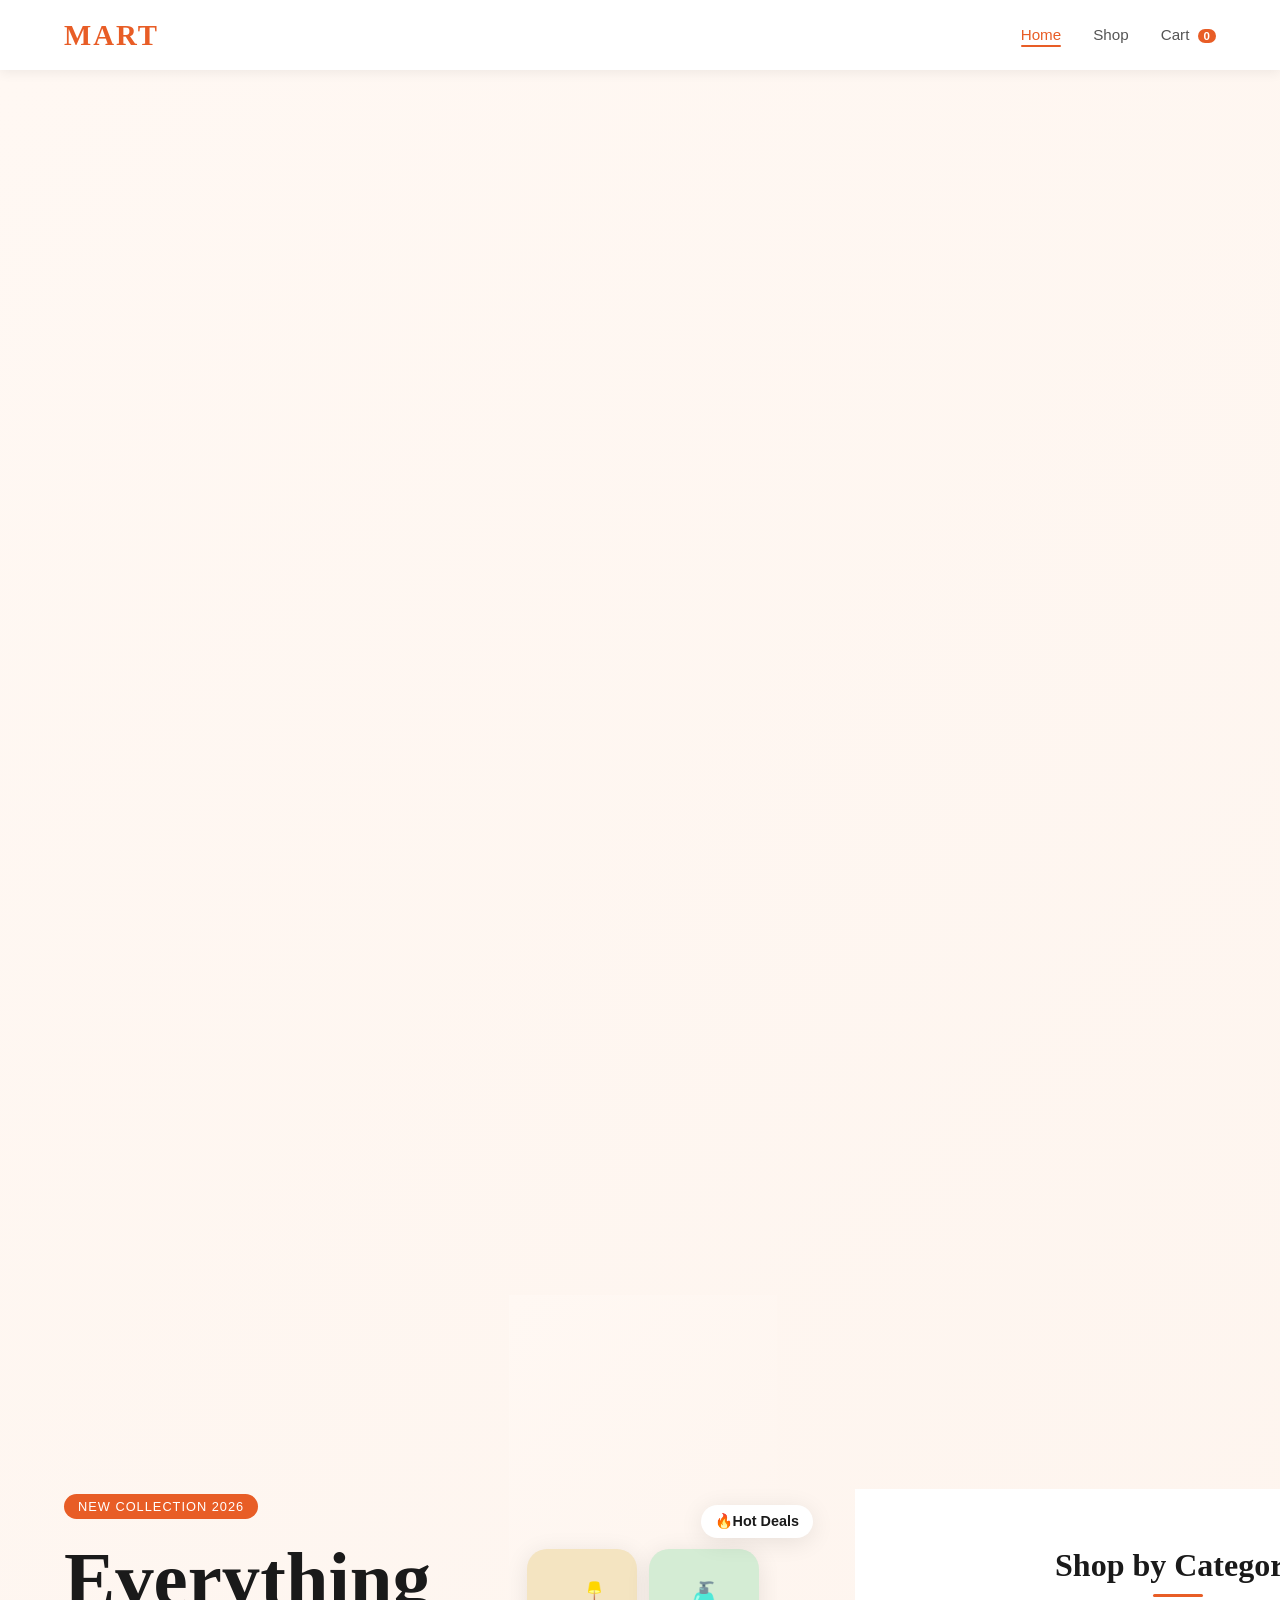
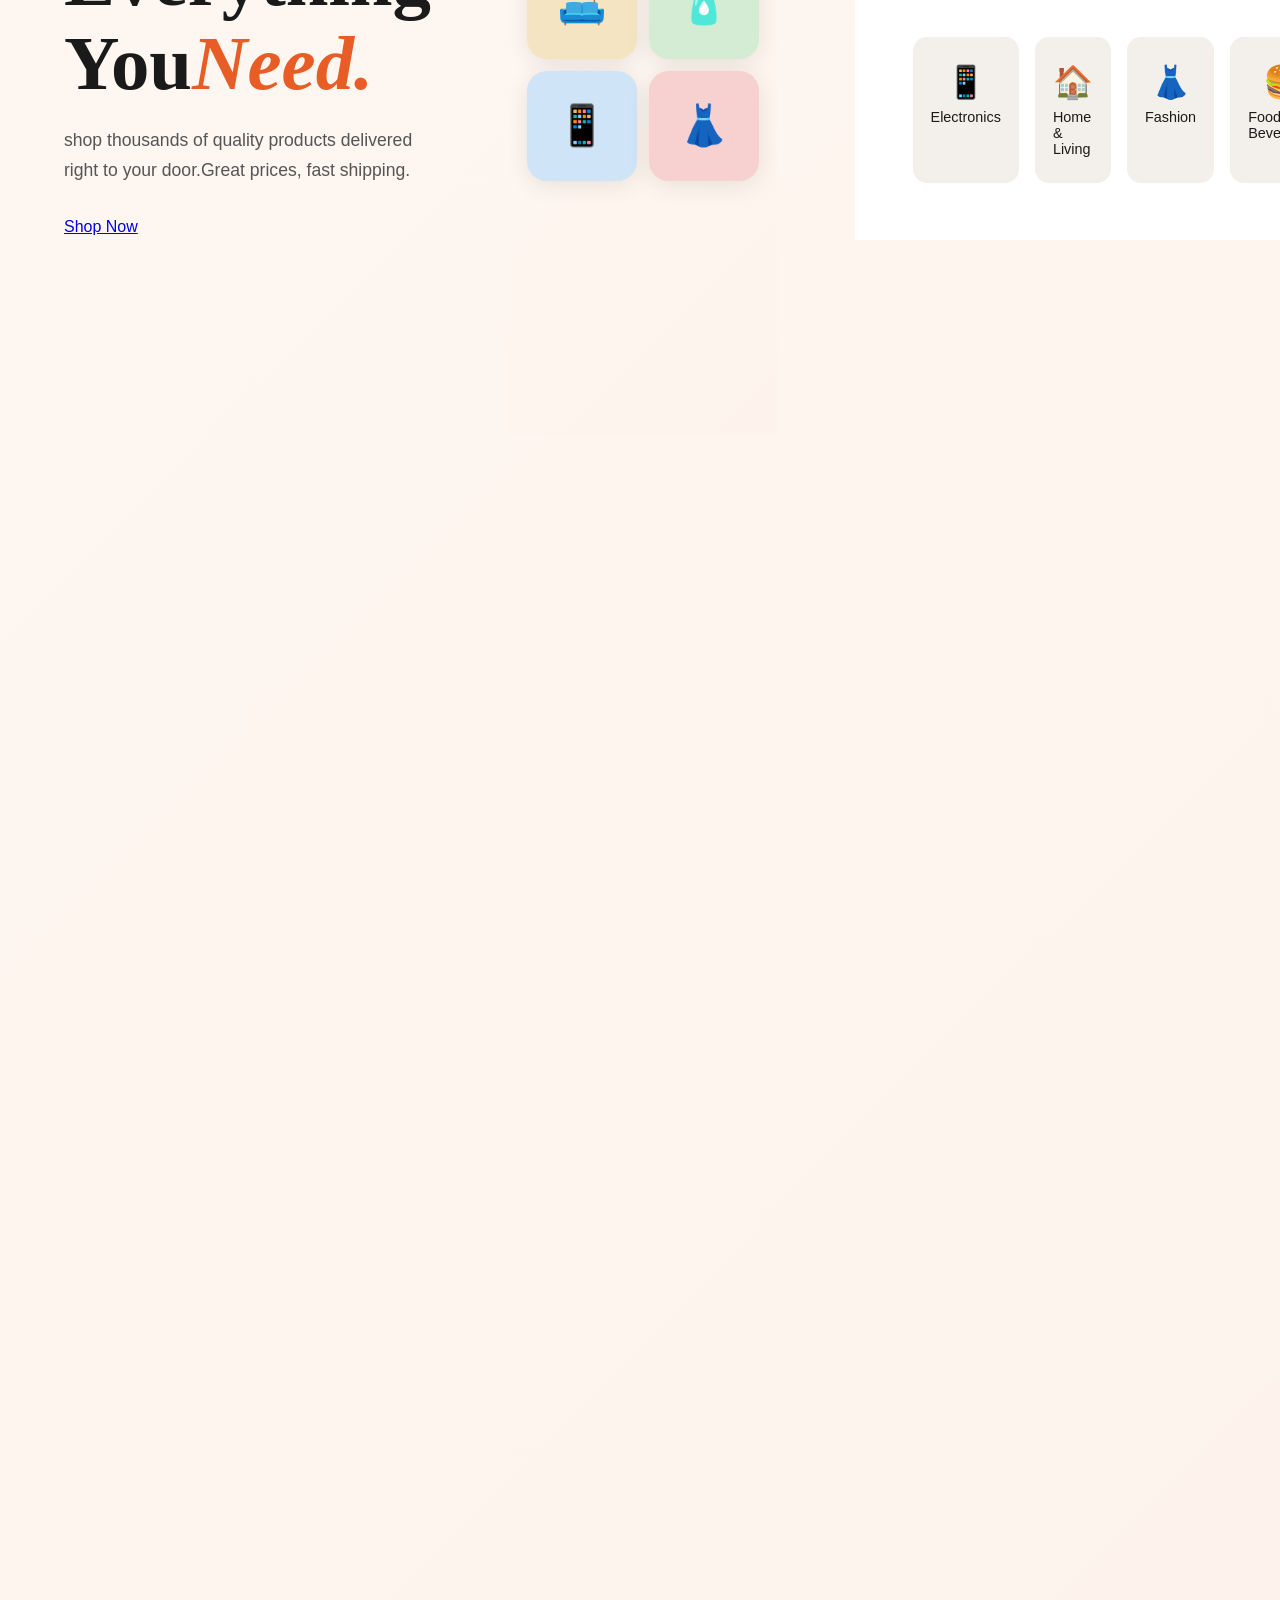
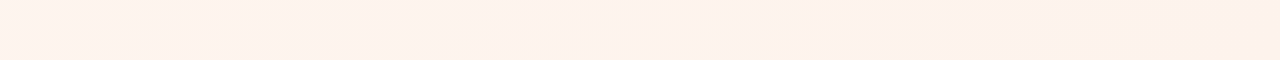
<file: index.html>
<!DOCTYPE html>
<html lang="en">
    <head>
        <meta charset="UTF-8">
        <meta name="viewport" content="width=device-width, initial-scale=1.0">
        <title>MART-Genearl store</title>
        <link rel="preconnect" href="https://fonts.googleapis.com">
        <link href="https://fonts.googleleapis.com/css2?family=Playfair+Display:wght@700;900&family=DM+sans:wght@300;400;500&display=swap"rel="stylesheet">
        <link rel="stylesheet" href="style.css">
        </head>
    <body>
        <nav class="navbar">
            <a href="index.html"class="logo">MART</a>
            <ul class="nav-links">
                <li><a href="index.html" class="active">Home</a></li>
                <li><a href="products.html">Shop</a></li>
                <li><a href="cart.html">Cart <span class="cart-count" id="cart-count">0</span></a></li>
            </ul>
            <button class="hamburger" id="hamburger">&#9776;</button>
                
        </nav>
        <section class="hero">
            <div class="hero-text">
                <span class="hero-tag"> New Collection 2026</span>
                <h1> Everything<br/>You<em>Need.</em></h1>
                <p>shop thousands of quality products delivered right to your door.Great prices, fast shipping.</p>
                <a href="products.html" class="btn-primaryt">Shop Now</a>
                </div>
                <div class="hero-image"> 
                    <div class="hero-card">
                        <div class="hero -blob">
                            <div class="floating-badge"> 🔥Hot Deals</div>
                            <div class="product-preview">
                                <div class="preview-item" style="background: #f4e4c1;">🛋️</div>
                                <div class="preview-item" style="background: #d4ecd4;">🧴</div> 
                                <div class="preview-item" style="background: #d0e4f7;">📱</div>
                                <div class="preview-item" style="background: #f7d0d0;">👗</div>     
                            </div>
                        </div>
                    </div>
                </div>
                <section class="categories">
                    <h2 class="section-title">Shop by Category</h2>
                    <div class="cat-grid">
                        <a href="products.html?category=electronics" class="cat-card" style="--c:#2d6aff">
                            <span class="cat-icon">📱</span>
                            <span class="cat-name">Electronics</span>
                        </a>
                        <a href="products.html?category=home" class="cat-card" style="--c:#e07b39">
                            <span class="cat-icon">🏠</span>
                            <span class="cat-name">Home & Living</span>
                        </a>
                        <a href="products.html?category=fashion" class="cat-card" style="--c:#9b59b6">
                            <span class="cat-icon">👗</span>
                            <span class="cat-name">Fashion</span>
                            </a>
                            <a href="products.html?category=Food" class="cat-card" style="--c:#f39c12">
                                <span class="cat-icon">🍔</span>
                                <span class="cat-name">Food & Beverages</span>
                                </a>
                                <a href="products.html?category=Books" class="cat-card" style="--c:#27ae60">
                                    <span class="cat-icon">📚</span>
                                    <span class="cat-name">Books & Media</span>
                                    </a>
                                    </div>
                                    </section>
                                    <section class="featured">
                                        <h2 class="section-title">Featured Products</h2>
                                        <div class="products-grid" id="featured-grid"></div>
                                        <div class="center-btn">
                                            <a href="products.html" class="btn-outline"> View All Products</a>

                                        </div>
                                        </section>
                                        <section class=" promo-banner">
                                            <div class="promo-content">
                                                <h2> Free shipping on orders over $50 </h2>
                                                <p> use <strong>MART50</strong> at checkout</p>
                                                <a href="products.html" class="btn-white"> Grab the Deal</a>

                                            </div>
                                        </section>
                                        <footer class="footer">
                                            <div class="footer-inner">
                                                <div class="footer-brand">
                                                    <span class="logo">MART</span>
                                                    <p> Your one-stop shop for everything you need, delivered fast and at great prices.</p>

                                                </div>
                                                <div class="footer-links">
                                                    <h4> Quick Links</h4>
                                                    <a href="products.html">Shop</a>
                                                    <a href="cart.html">Cart</a>
                                                </div>
                                                <div class="footer-links">
                                                    <h4>Support</h4>
                                                    <a href="#">FAQ</a>
                                                    <a href="#">Returns</a>
                                                    <a href="#">Track Order</a>
                                                </div>
                                            </div>
                                            <div class="footer-bottom">
                                                <p>&copy; 2026 MART General Store. All rights reserved.</p>
                                            </footer>
                                            <script src="app.js"></script>
                                            </body>
                                            </html>
</file>
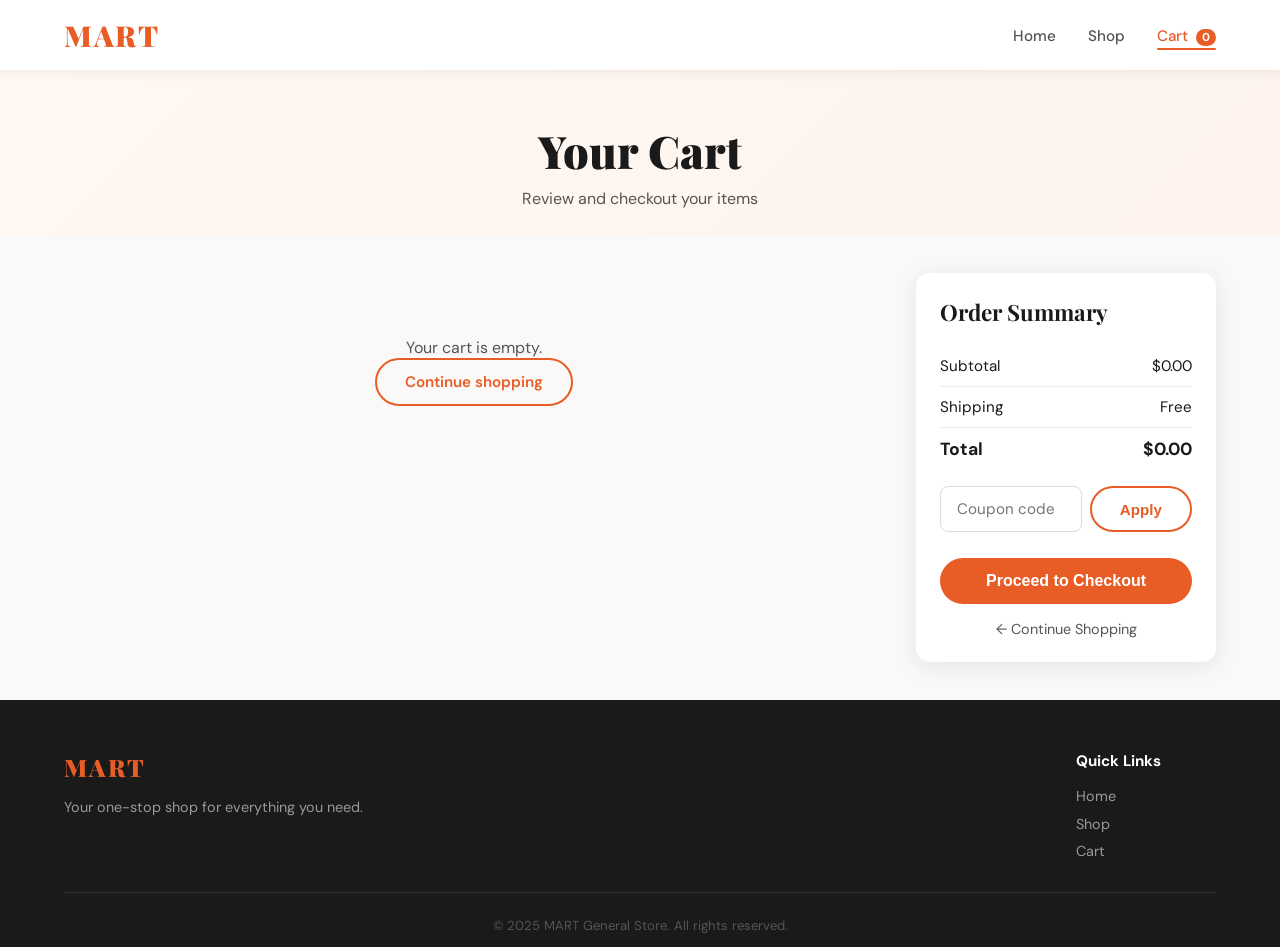
<file: cart.html>
<!DOCTYPE html>
<html lang="en">
<head>
  <meta charset="UTF-8" />
  <meta name="viewport" content="width=device-width, initial-scale=1.0"/>
  <title>Cart — MART</title>
  <link rel="preconnect" href="https://fonts.googleapis.com">
  <link href="https://fonts.googleapis.com/css2?family=Playfair+Display:wght@700;900&family=DM+Sans:wght@300;400;500&display=swap" rel="stylesheet">
  <link rel="stylesheet" href="style.css"/>
</head>
<body>

  <nav class="navbar">
    <a href="index.html" class="logo">MART</a>
    <ul class="nav-links">
      <li><a href="index.html">Home</a></li>
      <li><a href="products.html">Shop</a></li>
      <li><a href="cart.html" class="active">Cart <span class="cart-count" id="cart-count">0</span></a></li>
    </ul>
    <button class="hamburger" id="hamburger">&#9776;</button>
  </nav>

  <div class="page-header">
    <h1>Your Cart</h1>
    <p>Review and checkout your items</p>
  </div>

  <section class="cart-layout">
    <div class="cart-items" id="cart-items">
      <!-- filled by JS -->
    </div>
    <div class="cart-summary">
      <h3>Order Summary</h3>
      <div class="summary-row"><span>Subtotal</span><span id="subtotal">$0.00</span></div>
      <div class="summary-row"><span>Shipping</span><span id="shipping">Free</span></div>
      <div class="summary-row total"><span>Total</span><span id="total">$0.00</span></div>
      <div class="coupon-wrap">
        <input type="text" id="coupon-input" placeholder="Coupon code" class="search-input"/>
        <button class="btn-outline" id="apply-coupon">Apply</button>
      </div>
      <div id="coupon-msg" class="coupon-msg"></div>
      <button class="btn-primary" style="width:100%;margin-top:1.2rem" id="checkout-btn">Proceed to Checkout</button>
      <a href="products.html" class="continue-shopping">← Continue Shopping</a>
    </div>
  </section>

  <!-- CHECKOUT MODAL -->
  <div class="modal-overlay" id="checkout-modal">
    <div class="modal">
      <h2>Order Placed! 🎉</h2>
      <p>Thank you for shopping at <strong>MART</strong>. Your order is being processed and will arrive in 3–5 business days.</p>
      <button class="btn-primary" id="close-modal">Back to Shop</button>
    </div>
  </div>

  <footer class="footer">
    <div class="footer-inner">
      <div class="footer-brand">
        <span class="logo">MART</span>
        <p>Your one-stop shop for everything you need.</p>
      </div>
      <div class="footer-links">
        <h4>Quick Links</h4>
        <a href="index.html">Home</a>
        <a href="products.html">Shop</a>
        <a href="cart.html">Cart</a>
      </div>
    </div>
    <div class="footer-bottom">© 2025 MART General Store. All rights reserved.</div>
  </footer>

  <script src="app.js"></script>
  <script src="cart-page.js"></script>
</body>
</html>
</file>
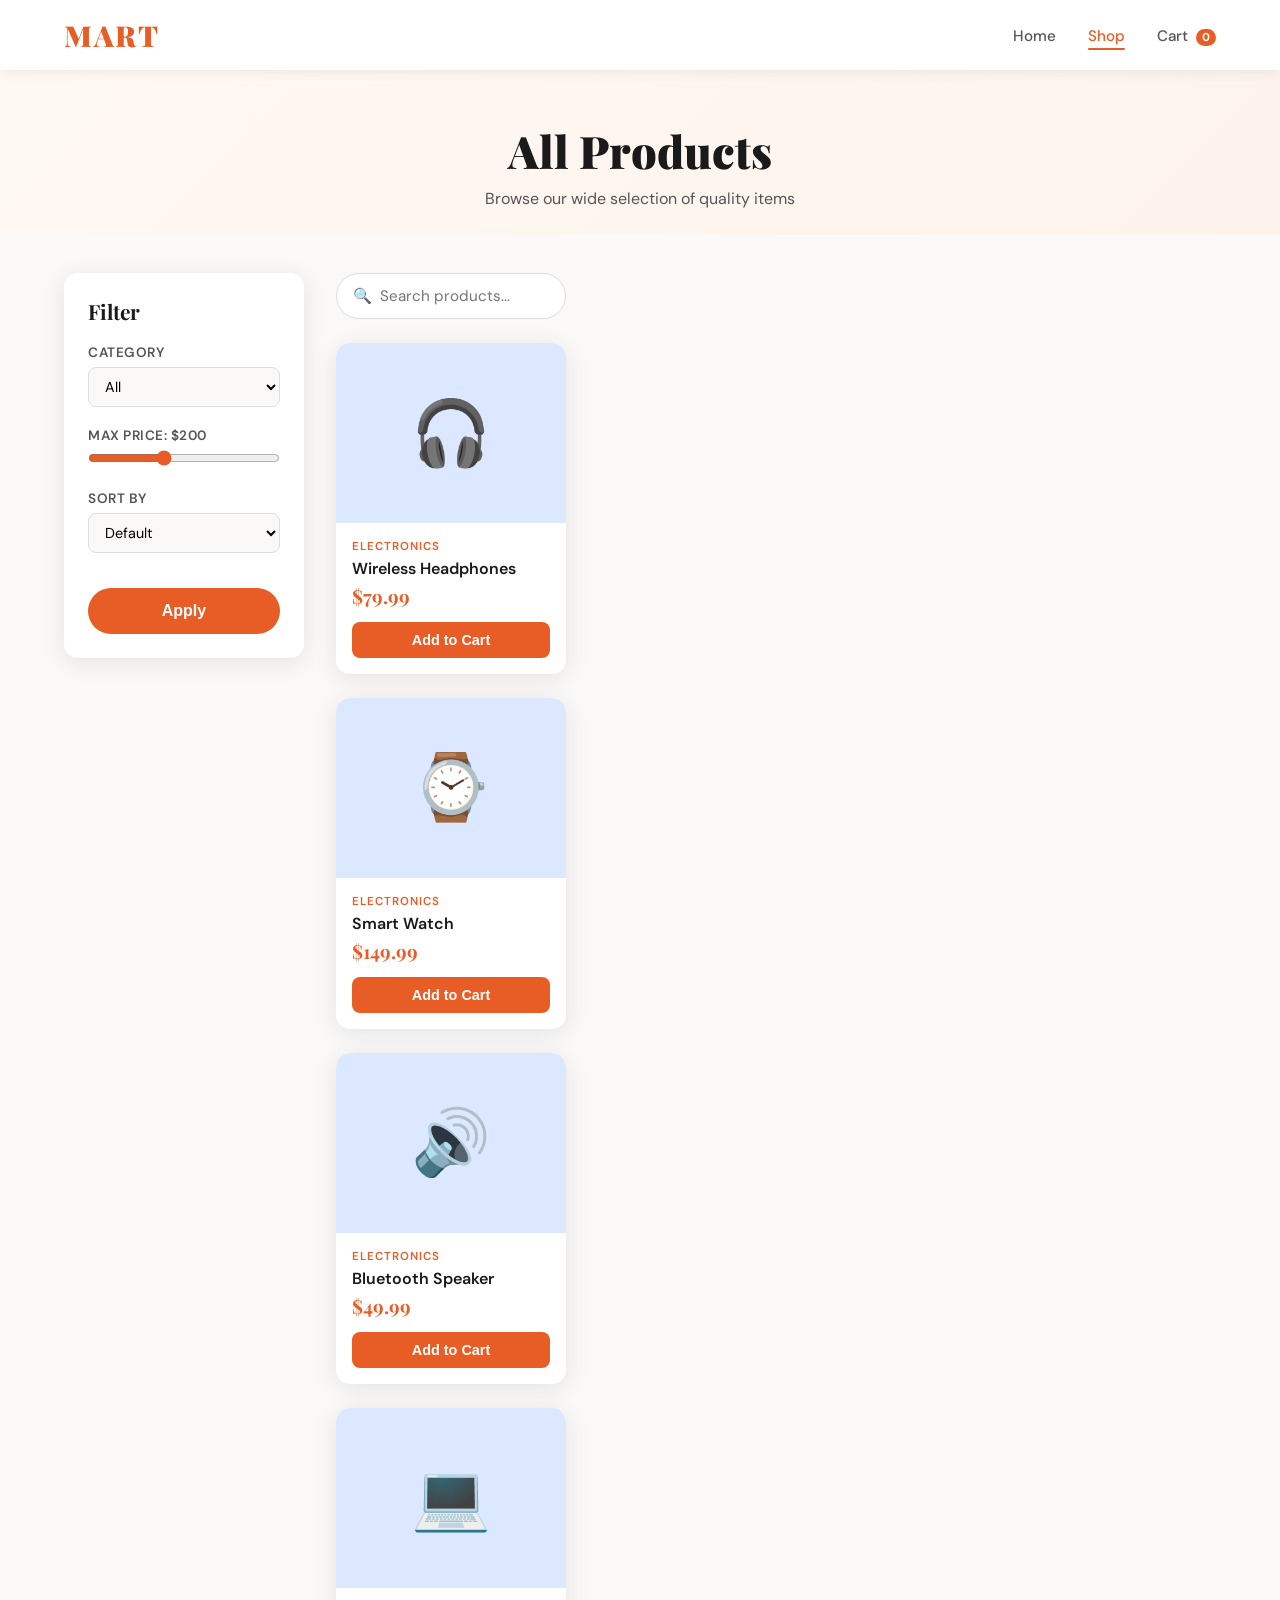
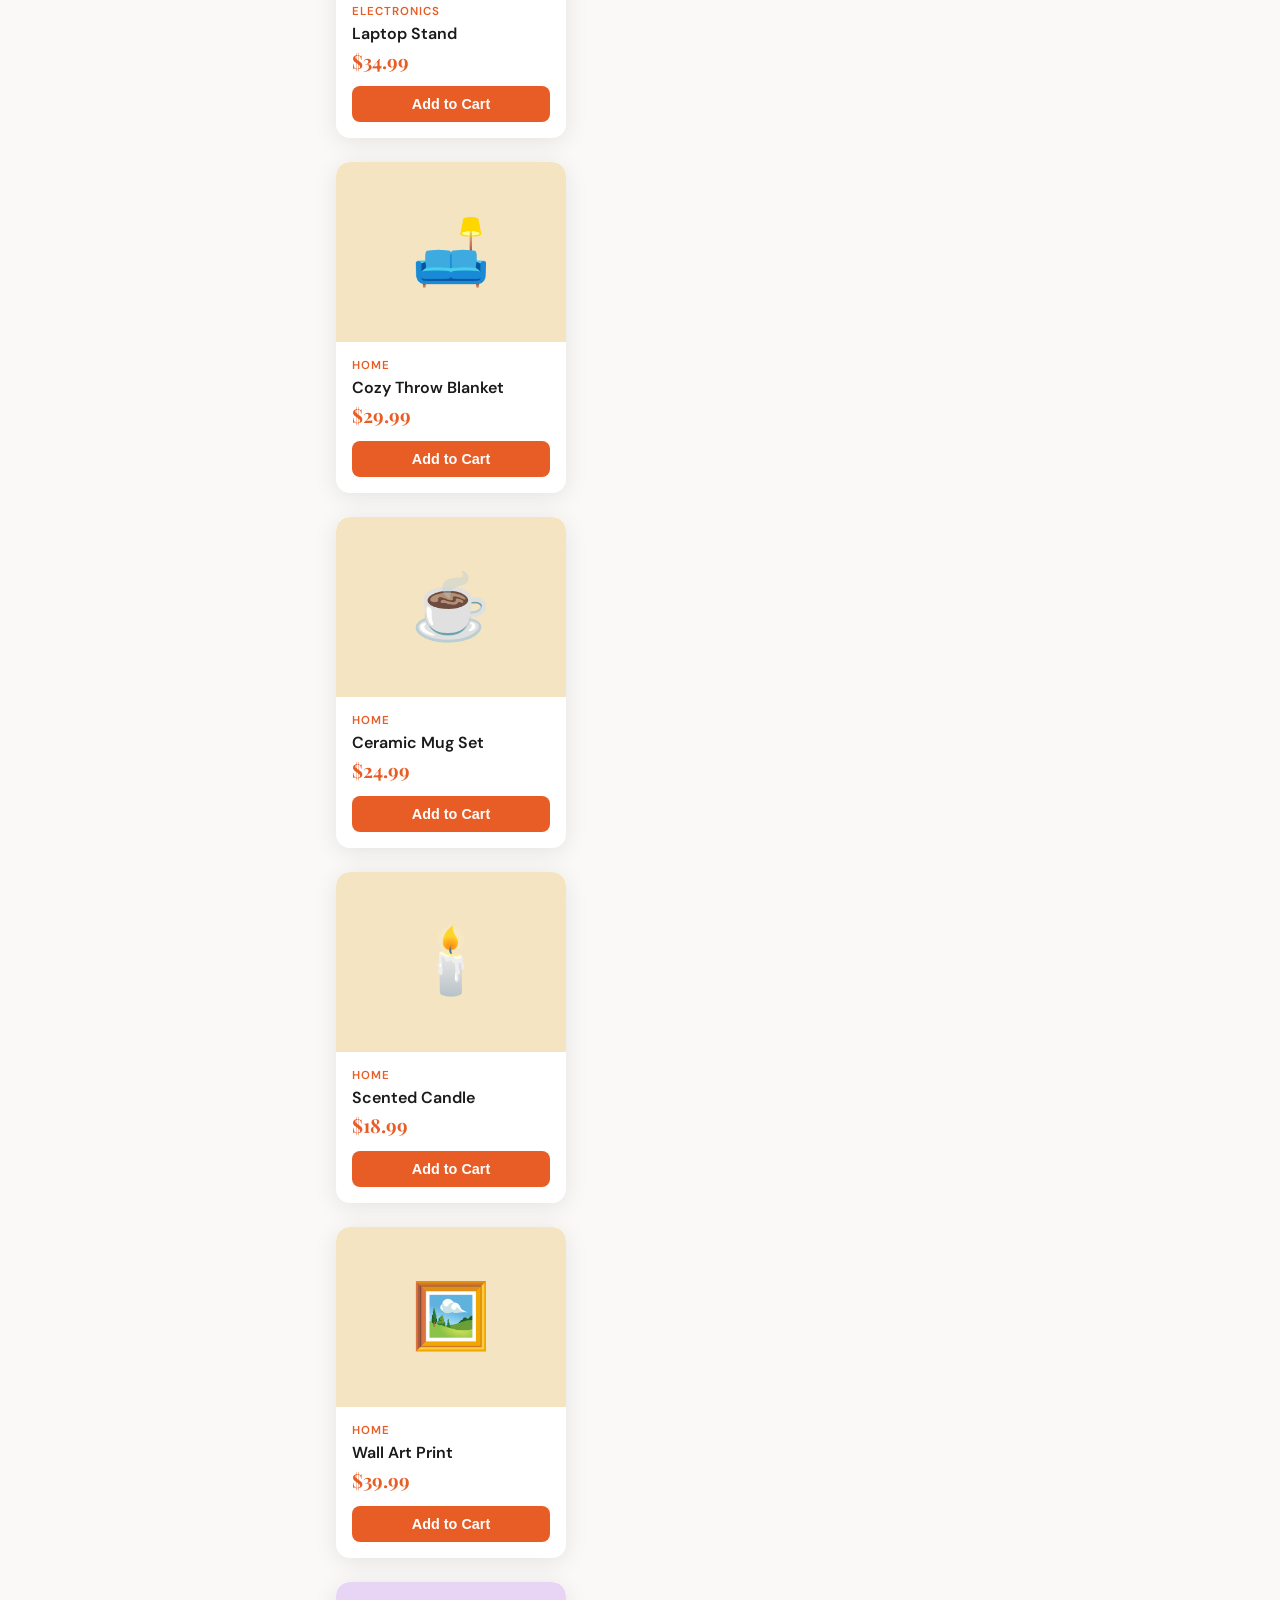
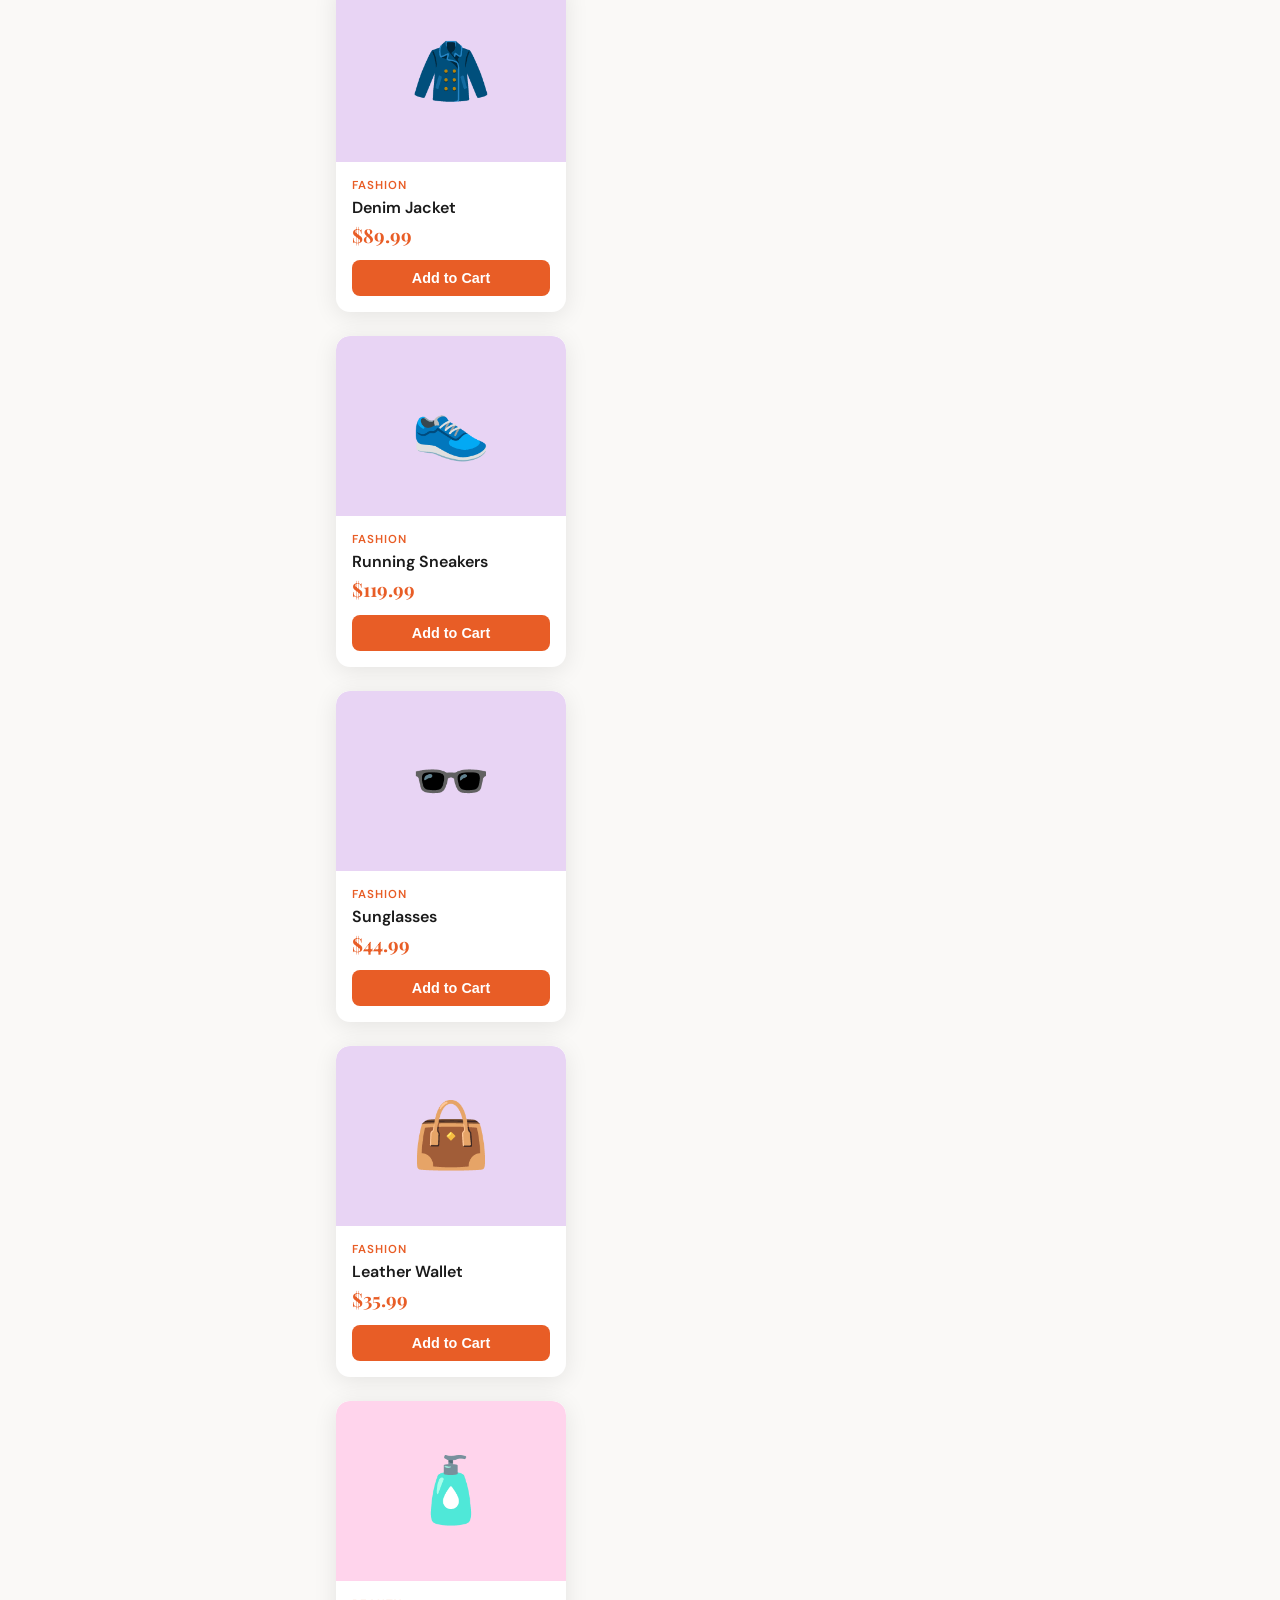
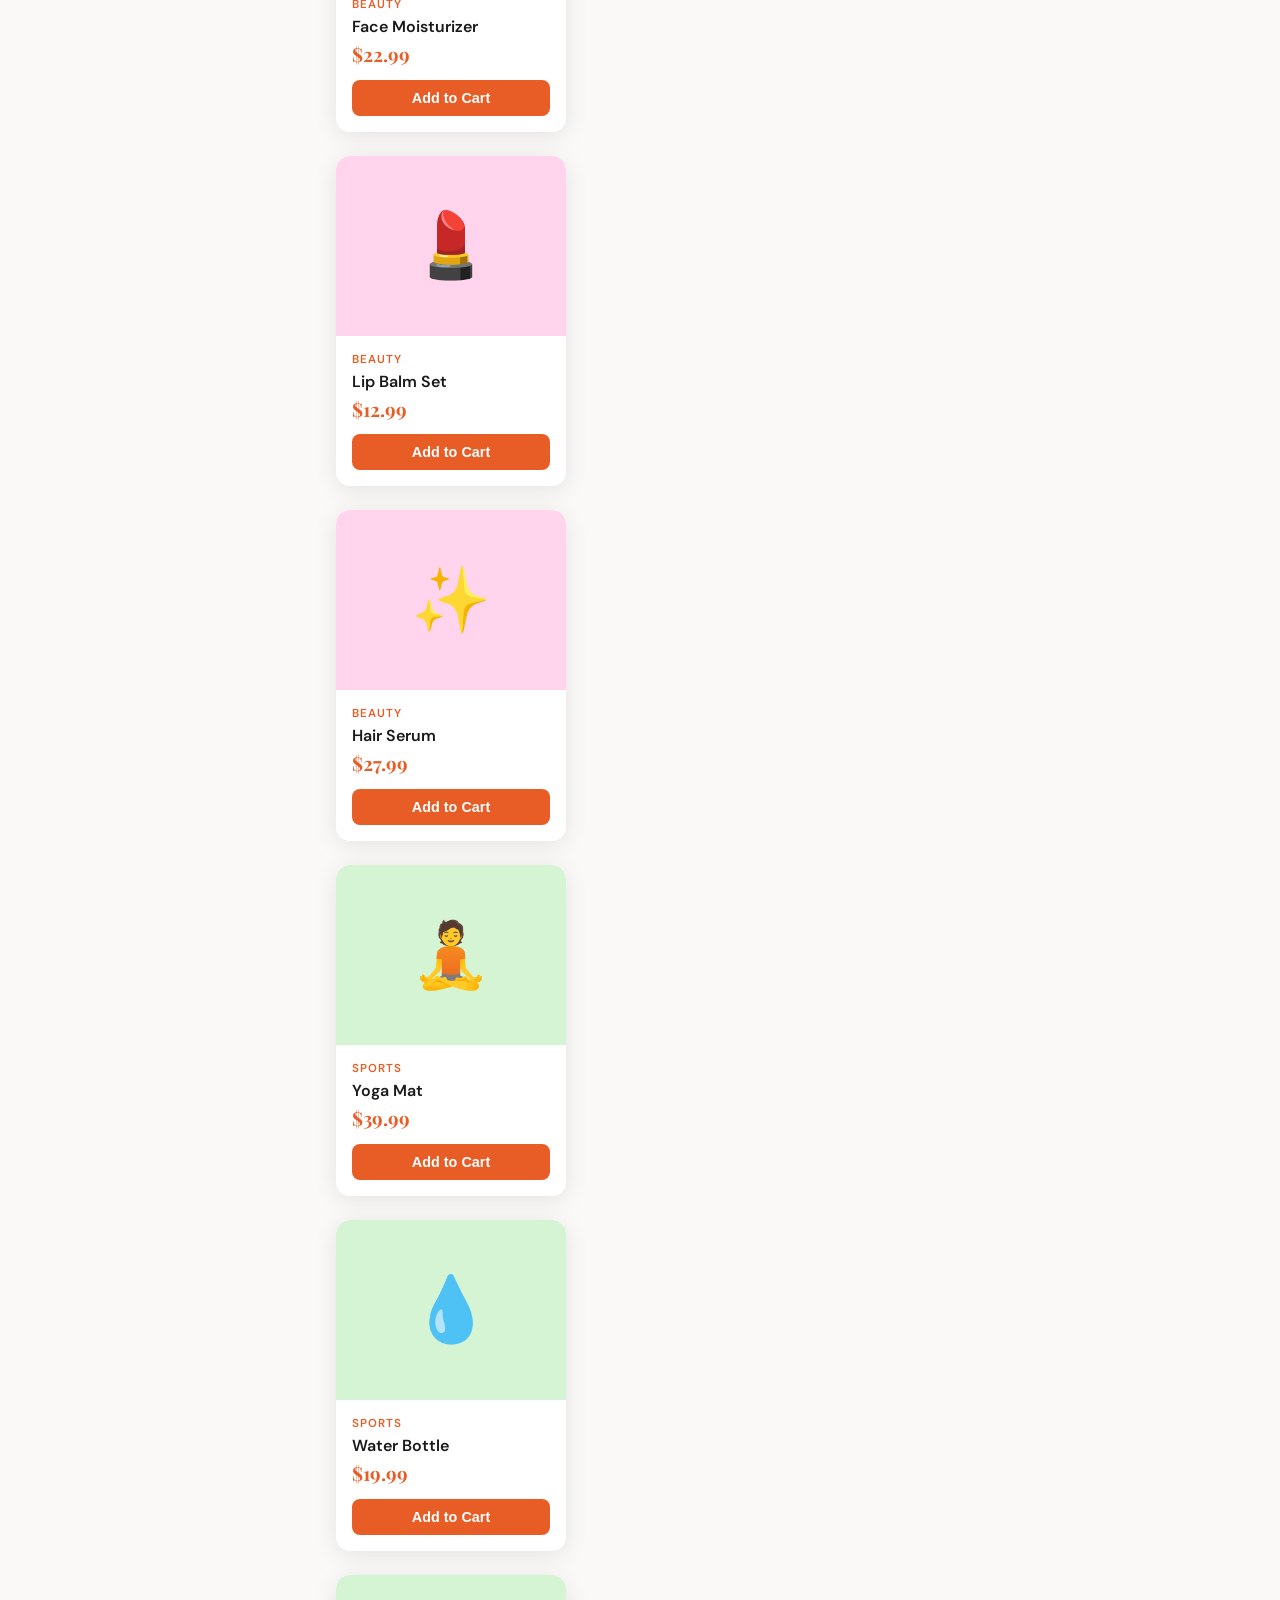
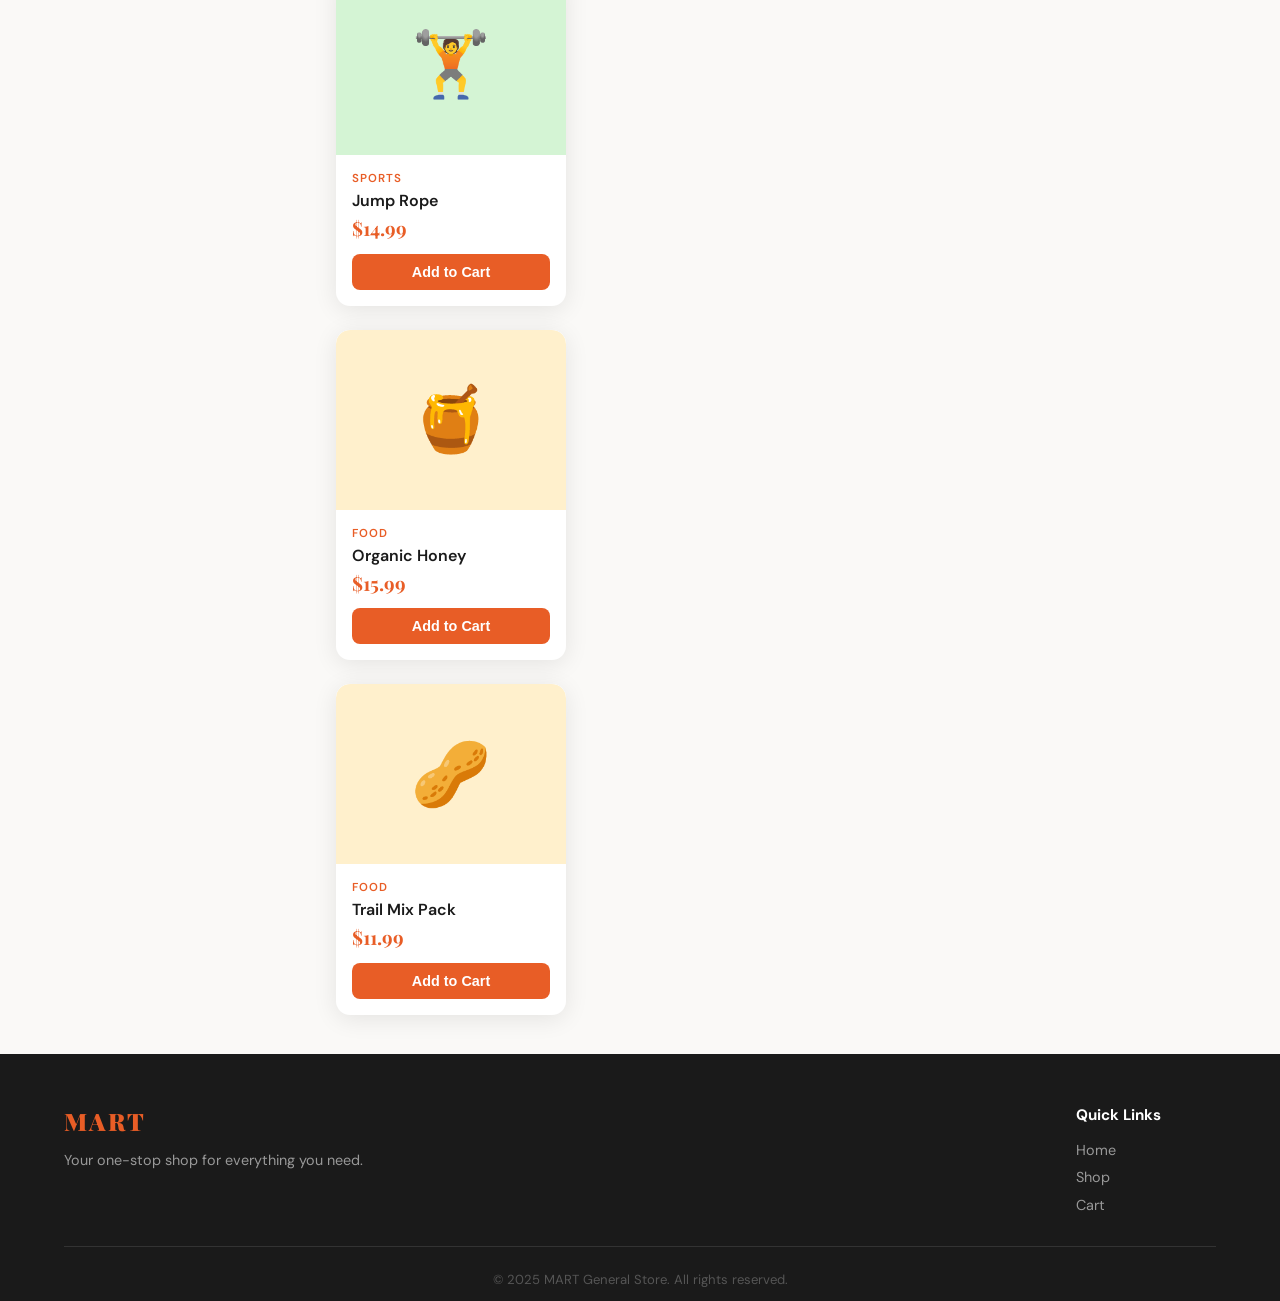
<file: products.html>
<!DOCTYPE html>
<html lang="en">
<head>
  <meta charset="UTF-8" />
  <meta name="viewport" content="width=device-width, initial-scale=1.0"/>
  <title>Shop — MART</title>
  <link rel="preconnect" href="https://fonts.googleapis.com">
  <link href="https://fonts.googleapis.com/css2?family=Playfair+Display:wght@700;900&family=DM+Sans:wght@300;400;500&display=swap" rel="stylesheet">
  <link rel="stylesheet" href="style.css"/>
</head>
<body>

  <nav class="navbar">
    <a href="index.html" class="logo">MART</a>
    <ul class="nav-links">
      <li><a href="index.html">Home</a></li>
      <li><a href="products.html" class="active">Shop</a></li>
      <li><a href="cart.html">Cart <span class="cart-count" id="cart-count">0</span></a></li>
    </ul>
    <button class="hamburger" id="hamburger">&#9776;</button>
  </nav>

  <div class="page-header">
    <h1>All Products</h1>
    <p>Browse our wide selection of quality items</p>
  </div>

  <section class="shop-layout">
    <!-- SIDEBAR FILTERS -->
    <aside class="sidebar">
      <h3>Filter</h3>
      <div class="filter-group">
        <label class="filter-label">Category</label>
        <select id="cat-filter" class="filter-select">
          <option value="all">All</option>
          <option value="electronics">Electronics</option>
          <option value="home">Home & Living</option>
          <option value="fashion">Fashion</option>
          <option value="beauty">Beauty</option>
          <option value="sports">Sports</option>
          <option value="food">Food</option>
        </select>
      </div>
      <div class="filter-group">
        <label class="filter-label">Max Price: $<span id="price-val">200</span></label>
        <input type="range" id="price-filter" min="10" max="500" value="200" class="price-range"/>
      </div>
      <div class="filter-group">
        <label class="filter-label">Sort By</label>
        <select id="sort-filter" class="filter-select">
          <option value="default">Default</option>
          <option value="price-asc">Price: Low to High</option>
          <option value="price-desc">Price: High to Low</option>
          <option value="name">Name A–Z</option>
        </select>
      </div>
      <button class="btn-primary" id="apply-filters" style="width:100%;margin-top:1rem">Apply</button>
    </aside>

    <!-- PRODUCT GRID -->
    <main>
      <div class="search-bar-wrap">
        <input type="text" id="search-input" placeholder="🔍  Search products..." class="search-input"/>
      </div>
      <div class="products-grid" id="products-grid"></div>
    </main>
  </section>

  <footer class="footer">
    <div class="footer-inner">
      <div class="footer-brand">
        <span class="logo">MART</span>
        <p>Your one-stop shop for everything you need.</p>
      </div>
      <div class="footer-links">
        <h4>Quick Links</h4>
        <a href="index.html">Home</a>
        <a href="products.html">Shop</a>
        <a href="cart.html">Cart</a>
      </div>
    </div>
    <div class="footer-bottom">© 2025 MART General Store. All rights reserved.</div>
  </footer>

  <script src="app.js"></script>
  <script src="page.js"></script>
</body>
</html>
</file>
<file: style.css>
/* ===== RESET & BASE ===== */
*, *::before, *::after { box-sizing: border-box; margin: 0; padding: 0; }
html { scroll-behavior: smooth; }
body {
  font-family: 'DM Sans', sans-serif;
  background: #faf9f7;
  color: #1a1a1a;
  min-height: 100vh;
}

/* ===== CSS VARIABLES ===== */
:root {
  --accent: #e85d26;
  --accent-dark: #c44e1f;
  --dark: #1a1a1a;
  --mid: #555;
  --light-bg: #f3f0eb;
  --white: #fff;
  --radius: 14px;
  --shadow: 0 4px 24px rgba(0,0,0,0.09);
  --nav-h: 70px;
}

/* ===== NAVBAR ===== */
.navbar {
  position: sticky; top: 0; z-index: 100;
  display: flex; align-items: center; justify-content: space-between;
  padding: 0 5%;
  height: var(--nav-h);
  background: #fff;
  box-shadow: 0 2px 12px rgba(0,0,0,0.07);
}
.logo {
  font-family: 'Playfair Display', serif;
  font-size: 1.8rem; font-weight: 900;
  color: var(--accent); text-decoration: none;
  letter-spacing: 2px;
}
.nav-links {
  display: flex; gap: 2rem; list-style: none;
}
.nav-links a {
  text-decoration: none; color: var(--mid);
  font-weight: 500; font-size: 0.95rem;
  transition: color 0.2s;
  position: relative;
}
.nav-links a:hover, .nav-links a.active { color: var(--accent); }
.nav-links a.active::after {
  content: ''; position: absolute; bottom: -4px; left: 0;
  width: 100%; height: 2px; background: var(--accent); border-radius: 2px;
}
.cart-count {
  background: var(--accent); color: #fff;
  font-size: 0.72rem; font-weight: 700;
  padding: 1px 6px; border-radius: 20px;
  margin-left: 4px;
}
.hamburger {
  display: none;
  background: none; border: none; font-size: 1.5rem; cursor: pointer;
}

/* ===== HERO ===== */
.hero {
  display: flex; align-items: center; justify-content: space-between;
  padding: 5% 5%;
  background: linear-gradient(135deg, #fff8f3 0%, #fdf3ec 100%);
  min-height: calc(90vh - var(--nav-h));
  gap: 2rem;
  overflow: hidden;
}
.hero-text { flex: 1; max-width: 560px; }
.hero-tag {
  display: inline-block;
  background: var(--accent); color: #fff;
  font-size: 0.8rem; font-weight: 500;
  padding: 5px 14px; border-radius: 20px;
  margin-bottom: 1.2rem; letter-spacing: 1px;
  text-transform: uppercase;
}
.hero-text h1 {
  font-family: 'Playfair Display', serif;
  font-size: clamp(2.8rem, 6vw, 5rem);
  font-weight: 900; line-height: 1.1;
  color: var(--dark); margin-bottom: 1.2rem;
}
.hero-text h1 em { color: var(--accent); font-style: italic; }
.hero-text p {
  font-size: 1.1rem; color: var(--mid);
  max-width: 440px; line-height: 1.7;
  margin-bottom: 2rem;
}
.hero-image { flex: 1; display: flex; justify-content: center; }
.hero-card {
  position: relative; width: 360px; height: 360px;
  display: flex; flex-direction: column; align-items: center; justify-content: center;
}
.hero-blob {
  position: absolute; width: 320px; height: 320px;
  background: radial-gradient(circle, #ffdec8 0%, #ffe8d6 60%, transparent 100%);
  border-radius: 50%; z-index: 0;
  animation: pulse 4s ease-in-out infinite;
}
@keyframes pulse {
  0%, 100% { transform: scale(1); }
  50% { transform: scale(1.06); }
}
.floating-badge {
  position: absolute; top: 20px; right: 10px; z-index: 2;
  background: #fff; box-shadow: var(--shadow);
  padding: 8px 14px; border-radius: 20px;
  font-weight: 600; font-size: 0.9rem;
  animation: float 3s ease-in-out infinite;
}
@keyframes float {
  0%,100% { transform: translateY(0); }
  50% { transform: translateY(-8px); }
}
.product-preview {
  display: grid; grid-template-columns: 1fr 1fr;
  gap: 12px; z-index: 1;
}
.preview-item {
  width: 110px; height: 110px; border-radius: 20px;
  display: flex; align-items: center; justify-content: center;
  font-size: 2.5rem; box-shadow: var(--shadow);
  transition: transform 0.3s;
}
.preview-item:hover { transform: scale(1.07); }

/* ===== BUTTONS ===== */
.btn-primary {
  display: inline-block;
  background: var(--accent); color: #fff;
  padding: 14px 32px; border-radius: 50px;
  text-decoration: none; font-weight: 600; font-size: 1rem;
  border: none; cursor: pointer;
  transition: background 0.2s, transform 0.15s;
}
.btn-primary:hover { background: var(--accent-dark); transform: translateY(-2px); }
.btn-outline {
  display: inline-block;
  border: 2px solid var(--accent); color: var(--accent);
  padding: 12px 28px; border-radius: 50px;
  text-decoration: none; font-weight: 600; font-size: 0.95rem;
  background: transparent; cursor: pointer;
  transition: all 0.2s;
}
.btn-outline:hover { background: var(--accent); color: #fff; }
.btn-white {
  display: inline-block;
  background: #fff; color: var(--accent);
  padding: 13px 28px; border-radius: 50px;
  text-decoration: none; font-weight: 700;
  transition: all 0.2s;
}
.btn-white:hover { background: var(--accent); color: #fff; }

/* ===== SECTION TITLES ===== */
.section-title {
  font-family: 'Playfair Display', serif;
  font-size: 2rem; font-weight: 700;
  color: var(--dark); text-align: center;
  margin-bottom: 2.5rem;
}
.section-title::after {
  content: ''; display: block;
  width: 50px; height: 3px;
  background: var(--accent); border-radius: 2px;
  margin: 10px auto 0;
}

/* ===== CATEGORIES ===== */
.categories {
  padding: 5% 5%;
  background: var(--white);
}
.cat-grid {
  display: grid; grid-template-columns: repeat(6, 1fr);
  gap: 1rem;
}
.cat-card {
  display: flex; flex-direction: column; align-items: center; gap: 8px;
  padding: 1.5rem 1rem;
  background: var(--light-bg); border-radius: var(--radius);
  text-decoration: none; color: var(--dark);
  font-weight: 500; font-size: 0.9rem;
  transition: all 0.25s;
  border: 2px solid transparent;
}
.cat-card:hover {
  background: var(--c); color: #fff;
  border-color: var(--c);
  transform: translateY(-4px);
  box-shadow: 0 8px 20px rgba(0,0,0,0.13);
}
.cat-icon { font-size: 2rem; }

/* ===== PRODUCTS GRID ===== */
.featured { padding: 5% 5%; background: var(--light-bg); }
.products-grid {
  display: grid;
  grid-template-columns: repeat(auto-fill, minmax(230px, 1fr));
  gap: 1.5rem;
}
.product-card {
  background: #fff; border-radius: var(--radius);
  box-shadow: var(--shadow); overflow: hidden;
  transition: transform 0.25s, box-shadow 0.25s;
  display: flex; flex-direction: column;
}
.product-card:hover { transform: translateY(-5px); box-shadow: 0 12px 32px rgba(0,0,0,0.13); }
.product-img {
  height: 180px;
  display: flex; align-items: center; justify-content: center;
  font-size: 4rem;
  border-radius: var(--radius) var(--radius) 0 0;
}
.product-info { padding: 1rem; flex: 1; display: flex; flex-direction: column; }
.product-category {
  font-size: 0.72rem; text-transform: uppercase;
  letter-spacing: 1px; color: var(--accent);
  font-weight: 600; margin-bottom: 4px;
}
.product-name {
  font-weight: 600; font-size: 1rem; color: var(--dark);
  margin-bottom: 4px; flex: 1;
}
.product-price {
  font-family: 'Playfair Display', serif;
  font-size: 1.2rem; font-weight: 700; color: var(--accent);
  margin-bottom: 0.8rem;
}
.add-to-cart {
  width: 100%; padding: 10px; background: var(--accent);
  color: #fff; border: none; border-radius: 8px;
  font-weight: 600; cursor: pointer; font-size: 0.9rem;
  transition: background 0.2s;
}
.add-to-cart:hover { background: var(--accent-dark); }

.center-btn { text-align: center; margin-top: 2.5rem; }

/* ===== PROMO BANNER ===== */
.promo-banner {
  background: linear-gradient(135deg, var(--accent), #c44e1f);
  padding: 5% 5%;
  text-align: center; color: #fff;
}
.promo-content h2 {
  font-family: 'Playfair Display', serif;
  font-size: 2.2rem; font-weight: 900;
  margin-bottom: 0.8rem;
}
.promo-content p { font-size: 1.1rem; margin-bottom: 1.5rem; opacity: 0.9; }

/* ===== PAGE HEADER ===== */
.page-header {
  padding: 4% 5% 2%;
  text-align: center;
  background: linear-gradient(135deg, #fff8f3 0%, #fdf3ec 100%);
}
.page-header h1 {
  font-family: 'Playfair Display', serif;
  font-size: 2.8rem; font-weight: 900; color: var(--dark);
}
.page-header p { color: var(--mid); margin-top: 0.5rem; }

/* ===== SHOP LAYOUT ===== */
.shop-layout {
  display: flex; gap: 2rem;
  padding: 3% 5%; align-items: flex-start;
}
.sidebar {
  width: 240px; flex-shrink: 0;
  background: #fff; border-radius: var(--radius);
  padding: 1.5rem; box-shadow: var(--shadow);
  position: sticky; top: calc(var(--nav-h) + 16px);
}
.sidebar h3 {
  font-family: 'Playfair Display', serif;
  font-size: 1.3rem; margin-bottom: 1.2rem;
}
.filter-group { margin-bottom: 1.2rem; }
.filter-label {
  display: block; font-size: 0.85rem;
  font-weight: 600; color: var(--mid);
  margin-bottom: 6px; text-transform: uppercase; letter-spacing: 0.5px;
}
.filter-select {
  width: 100%; padding: 9px 12px;
  border: 1.5px solid #ddd; border-radius: 8px;
  font-family: inherit; font-size: 0.9rem;
  background: #faf9f7; cursor: pointer;
}
.price-range {
  width: 100%; accent-color: var(--accent); cursor: pointer;
}
.search-bar-wrap { margin-bottom: 1.5rem; }
.search-input {
  width: 100%; padding: 12px 16px;
  border: 1.5px solid #ddd; border-radius: 50px;
  font-family: inherit; font-size: 0.95rem;
  background: #fff; outline: none;
  transition: border-color 0.2s;
}
.search-input:focus { border-color: var(--accent); }
shop-layout main { flex: 1; }

/* ===== CART ===== */
.cart-layout {
  display: flex; gap: 2rem; align-items: flex-start;
  padding: 3% 5%;
}
.cart-items { flex: 1; display: flex; flex-direction: column; gap: 1rem; }
.cart-item {
  display: flex; gap: 1.2rem; align-items: center;
  background: #fff; border-radius: var(--radius);
  padding: 1.2rem; box-shadow: var(--shadow);
}
.cart-item-img {
  width: 80px; height: 80px;
  background: var(--light-bg); border-radius: 10px;
  display: flex; align-items: center; justify-content: center;
  font-size: 2.5rem; flex-shrink: 0;
}
.cart-item-info { flex: 1; }
.cart-item-name { font-weight: 600; font-size: 1rem; margin-bottom: 4px; }
.cart-item-price { color: var(--accent); font-weight: 700; font-size: 1rem; }
.cart-item-controls { display: flex; align-items: center; gap: 10px; margin-top: 8px; }
.qty-btn {
  width: 30px; height: 30px;
  background: var(--light-bg); border: none;
  border-radius: 6px; font-size: 1.1rem; cursor: pointer;
  font-weight: 700; transition: background 0.2s;
}
.qty-btn:hover { background: var(--accent); color: #fff; }
.qty-display { font-weight: 600; min-width: 20px; text-align: center; }
.remove-btn {
  background: none; border: none; color: #ccc;
  cursor: pointer; font-size: 1.3rem; margin-left: auto;
  transition: color 0.2s;
}
.remove-btn:hover { color: var(--accent); }
.cart-summary {
  width: 300px; flex-shrink: 0;
  background: #fff; border-radius: var(--radius);
  padding: 1.5rem; box-shadow: var(--shadow);
  position: sticky; top: calc(var(--nav-h) + 16px);
}
.cart-summary h3 {
  font-family: 'Playfair Display', serif;
  font-size: 1.4rem; margin-bottom: 1.2rem;
}
.summary-row {
  display: flex; justify-content: space-between;
  padding: 10px 0; border-bottom: 1px solid #f0ece6;
  font-size: 0.95rem;
}
.summary-row.total {
  font-weight: 700; font-size: 1.1rem; border-bottom: none;
  color: var(--dark);
}
.coupon-wrap { display: flex; gap: 8px; margin-top: 1rem; }
.coupon-wrap .search-input { border-radius: 8px; }
.coupon-msg { font-size: 0.85rem; margin-top: 6px; }
.coupon-msg.success { color: #27ae60; }
.coupon-msg.error { color: var(--accent); }
.continue-shopping {
  display: block; text-align: center; margin-top: 1rem;
  color: var(--mid); text-decoration: none; font-size: 0.9rem;
}
.continue-shopping:hover { color: var(--accent); }
.empty-cart { text-align: center; padding: 4rem 2rem; color: var(--mid); }
.empty-cart .emoji { font-size: 4rem; margin-bottom: 1rem; }
.empty-cart h3 { font-size: 1.4rem; margin-bottom: 0.5rem; }

/* ===== MODAL ===== */
.modal-overlay {
  display: none; position: fixed; inset: 0;
  background: rgba(0,0,0,0.5); z-index: 200;
  align-items: center; justify-content: center;
}
.modal-overlay.active { display: flex; }
.modal {
  background: #fff; border-radius: 20px;
  padding: 2.5rem; max-width: 400px; width: 90%;
  text-align: center; box-shadow: 0 20px 60px rgba(0,0,0,0.2);
  animation: popIn 0.3s ease;
}
@keyframes popIn {
  from { transform: scale(0.8); opacity: 0; }
  to { transform: scale(1); opacity: 1; }
}
.modal h2 {
  font-family: 'Playfair Display', serif;
  font-size: 1.8rem; margin-bottom: 1rem;
}
.modal p { color: var(--mid); line-height: 1.6; margin-bottom: 1.5rem; }

/* ===== FOOTER ===== */
.footer { background: var(--dark); color: #ccc; padding: 4% 5% 1%; }
.footer-inner {
  display: flex; gap: 3rem; flex-wrap: wrap;
  padding-bottom: 2rem;
  border-bottom: 1px solid #333;
}
.footer-brand { flex: 2; min-width: 200px; }
.footer-brand .logo { font-size: 1.5rem; display: inline-block; margin-bottom: 0.8rem; }
.footer-brand p { font-size: 0.9rem; line-height: 1.6; color: #999; }
.footer-links { display: flex; flex-direction: column; gap: 0.6rem; min-width: 140px; }
.footer-links h4 { color: #fff; margin-bottom: 0.4rem; font-size: 0.95rem; }
.footer-links a { color: #999; text-decoration: none; font-size: 0.9rem; transition: color 0.2s; }
.footer-links a:hover { color: var(--accent); }
.footer-bottom {
  text-align: center; padding-top: 1.5rem;
  font-size: 0.82rem; color: #555;
}

/* ===== RESPONSIVE ===== */
@media (max-width: 1024px) {
  .cat-grid { grid-template-columns: repeat(3, 1fr); }
}
@media (max-width: 768px) {
  .hero { flex-direction: column; text-align: center; padding-top: 8%; }
  .hero-text p { margin: 0 auto 2rem; }
  .hero-image { display: none; }
  .cat-grid { grid-template-columns: repeat(2, 1fr); }
  .nav-links { display: none; flex-direction: column; position: absolute;
    top: var(--nav-h); left: 0; right: 0; background: #fff;
    padding: 1rem 5%; box-shadow: 0 8px 20px rgba(0,0,0,0.1); }
  .nav-links.open { display: flex; }
  .hamburger { display: block; }
  .shop-layout { flex-direction: column; }
  .sidebar { width: 100%; position: static; }
  .cart-layout { flex-direction: column; }
  .cart-summary { width: 100%; position: static; }
}
@media (max-width: 480px) {
  .cat-grid { grid-template-columns: repeat(2, 1fr); }
}
</file>
